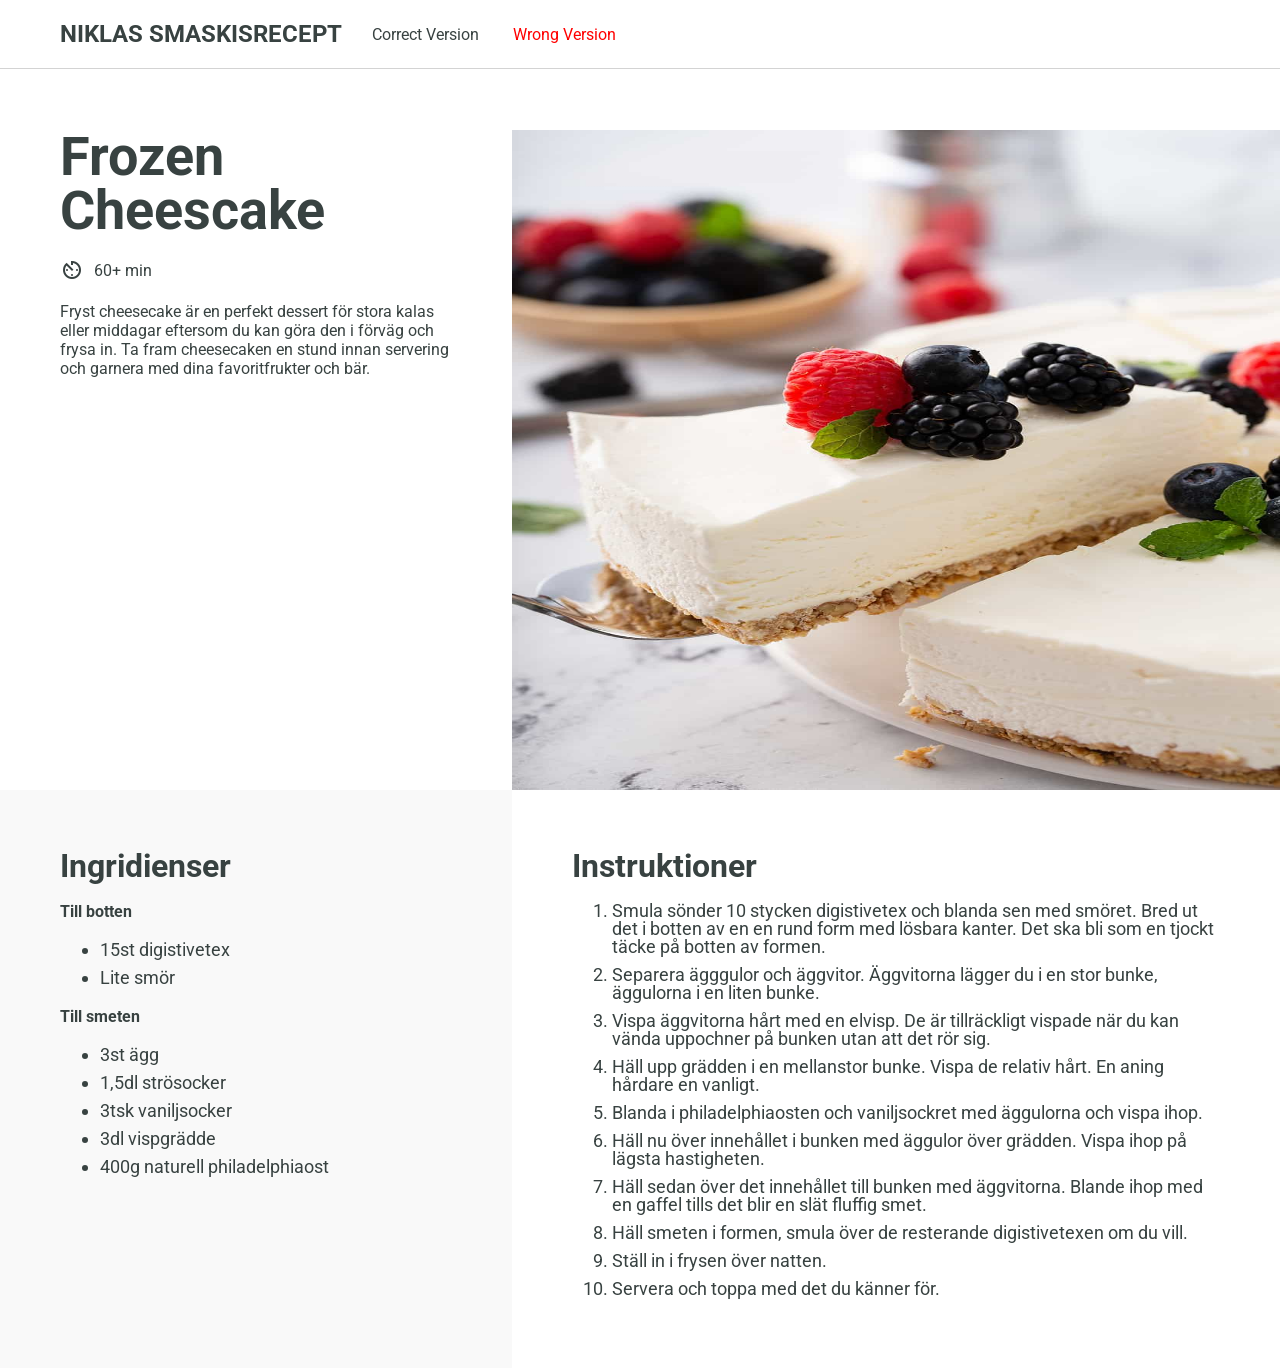
<file: index.html>
<!DOCTYPE html>
<html lang="en">
  <head>
    <meta charset="UTF-8" />
    <meta name="viewport" content="width=device-width, initial-scale=1.0" />
    <title>Dom Manipulation</title>
    <link href="https://fonts.googleapis.com/icon?family=Material+Icons" rel="stylesheet" />
    <link rel="preconnect" href="https://fonts.googleapis.com" />
    <link rel="preconnect" href="https://fonts.gstatic.com" crossorigin />
    <link
      href="https://fonts.googleapis.com/css2?family=Roboto:ital,wght@0,400;0,700;1,300&display=swap"
      rel="stylesheet"
    />
    <link rel="stylesheet" href="index.css" />
  </head>
  <body>
    <header>
      <p class="logo-text">Niklas smaskisrecept</p>
      <nav>
        <a href="index.html">Correct Version</a>
        <a href="wrong.html" class="wrong-link">Wrong Version</a>
      </nav>
    </header>

    <main>
      <section class="introduction">
        <article class="description-container">
          <h1 id="recipe-name">Frozen Cheescake</h1>
          <div class="time-container">
            <span class="material-icons"> av_timer </span><span class="time">60+ min</span>
          </div>
          <p class="description">
            Fryst cheesecake är en perfekt dessert för stora kalas eller middagar eftersom du kan
            göra den i förväg och frysa in. Ta fram cheesecaken en stund innan servering och garnera
            med dina favoritfrukter och bär.
          </p>
        </article>
        <article class="image-container">
          <img src="assets/frozen-cheesecake-slice.jpg" alt="Slice of Frozen Cheescake" />
        </article>
      </section>
      <section class="how-to-do">
        <article class="ingredients-container">
          <h3 class="ingredients">Ingridienser</h3>
          <h4 class="to-bottom">Till botten</h4>
          <ul class="ingredients-list-bottom">
            <li>15st digistivetex</li>
            <li>Lite smör</li>
          </ul>
          <h4 class="to-paste">Till smeten</h4>
          <ul class="ingredients-list-paste">
            <li>3st ägg</li>
            <li>1,5dl strösocker</li>
            <li>3tsk vaniljsocker</li>
            <li>3dl vispgrädde</li>
            <li>400g naturell philadelphiaost</li>
          </ul>
        </article>
        <article class="instructions-container">
          <h3 class="instructions">Instruktioner</h3>
          <ol class="instructions-list">
            <li>
              Smula sönder 10 stycken digistivetex och blanda sen med smöret. Bred ut det i botten
              av en en rund form med lösbara kanter. Det ska bli som en tjockt täcke på botten av
              formen.
            </li>
            <li>
              Separera ägggulor och äggvitor. Äggvitorna lägger du i en stor bunke, äggulorna i en
              liten bunke.
            </li>
            <li>
              Vispa äggvitorna hårt med en elvisp. De är tillräckligt vispade när du kan vända
              uppochner på bunken utan att det rör sig.
            </li>
            <li>
              Häll upp grädden i en mellanstor bunke. Vispa de relativ hårt. En aning hårdare en
              vanligt.
            </li>
            <li>Blanda i philadelphiaosten och vaniljsockret med äggulorna och vispa ihop.</li>
            <li>
              Häll nu över innehållet i bunken med äggulor över grädden. Vispa ihop på lägsta
              hastigheten.
            </li>
            <li>
              Häll sedan över det innehållet till bunken med äggvitorna. Blande ihop med en gaffel
              tills det blir en slät fluffig smet.
            </li>
            <li>Häll smeten i formen, smula över de resterande digistivetexen om du vill.</li>
            <li>Ställ in i frysen över natten.</li>
            <li>Servera och toppa med det du känner för.</li>
          </ol>
        </article>
      </section>
    </main>
    <script src="index.js"></script>
  </body>
</html>
</file>
<file: index.css>
* {
    box-sizing: border-box;
    color: #384241;
    font-family: "Roboto", sans-serif;
    font-size: 16px;
    margin: 0;
  }
  
  body {
    background-color: white;
    padding-top: 70px;
  }
  
  header {
    align-items: center;
    background-color: white;
    border-bottom: 1px solid lightgray;
    gap: 30px;
    display: flex;
    padding: 20px 20px 20px 60px;
  
    position: fixed;
    left: 0;
    right: 0;
    top: 0;
  }
  
  header a {
    color: #384241;
    margin-right: 20px;
    padding-right: 10px;
    text-decoration: none;
  }
  
  header a:hover {
    font-weight: 700;
    padding-right: 7.5px;
    text-decoration: underline;
  }
  
  header a.wrong-link {
    color: red;
  }
  
  img {
    height: 100%;
    width: 100%;
  }
  
  .logo-text {
    font-size: 24px;
    font-weight: 700;
    text-transform: uppercase;
  }
  
  .introduction {
    display: flex;
    justify-content: space-between;
    height: 80vh;
    padding-top: 60px;
  }
  
  .introduction .description-container {
    padding-inline: 60px;
    width: 40%;
  }
  
  .introduction .description-container .time-container {
    align-items: center;
    display: flex;
    gap: 10px;
    margin-bottom: 20px;
  }
  
  .introduction .description-container #recipe-name {
    font-size: 54px;
    line-height: 54px;
    margin-bottom: 20px;
  }
  
  .introduction .image-container {
    width: 60%;
  }
  
  .how-to-do {
    display: flex;
  }
  
  .how-to-do .ingredients-container {
    background-color: #f9f9f9;
    padding: 60px;
    width: 40%;
  }
  
  .how-to-do .instructions-container {
    padding: 60px;
    width: 60%;
  }
  
  .how-to-do .ingredients,
  .how-to-do .instructions {
    font-size: 32px;
    line-height: 32px;
    margin-bottom: 20px;
  }
  
  .how-to-do .to-bottom,
  .how-to-do .to-paste {
    font-size: 18;
    font-weight: 700;
    margin-block: 20px;
  }
  
  .how-to-do li {
    font-size: 18px;
    line-height: 18px;
    margin-bottom: 10px;
  }
</file>
<file: wrong.css>
* {
    box-sizing: border-box;
    color: #384241;
    font-family: "Roboto", sans-serif;
    font-size: 16px;
    margin: 0;
  }
  
  body {
    background-color: white;
    padding-top: 70px;
  }
  
  header {
    align-items: center;
    background-color: white;
    border-bottom: 1px solid red;
    display: flex;
    gap: 30px;
    justify-content: center;
    padding: 20px 20px 20px 60px;
  
    position: fixed;
    left: 0;
    right: 0;
    top: 0;
  }
  
  header a {
    color: #384241;
    margin-right: 20px;
    padding-right: 10px;
    text-decoration: none;
  }
  
  header a:hover {
    font-weight: 700;
    padding-right: 7.5px;
    text-decoration: underline;
  }
  
  header a.wrong-link {
    color: red;
  }
  
  img {
    height: 100%;
    width: 100%;
  }
  
  .logo-text {
    color: fuchsia;
    font-size: 24px;
    font-weight: 700;
    text-transform: uppercase;
  }
  
  .introduction {
    display: flex;
    justify-content: space-between;
    height: 80vh;
    padding-top: 60px;
  }
  
  .introduction .description-container {
    padding-inline: 60px;
    width: 40%;
  }
  
  .introduction .description-container .time-container {
    align-items: center;
    display: flex;
    gap: 10px;
    margin-bottom: 20px;
  }
  
  .introduction .description-container #recipe-name {
    font-size: 54px;
    line-height: 54px;
    margin-bottom: 20px;
  }
  
  .introduction .image-container {
    width: 60%;
  }
  
  .how-to-do {
    display: flex;
  }
  
  .how-to-do .ingredients-container {
    background-color: aquamarine;
    padding: 60px;
    width: 40%;
  }
  
  .how-to-do .instructions-container {
    padding: 60px;
    width: 60%;
  }
  
  .how-to-do .ingredients,
  .how-to-do .instructions {
    font-size: 32px;
    line-height: 32px;
    margin-bottom: 20px;
  }
  
  .how-to-do .instructions.shadow {
    box-shadow: 0 4px 8px 0 black;
    padding: 5px;
  }
  
  .how-to-do .to-bottom,
  .how-to-do .to-paste {
    font-size: 18;
    font-weight: 700;
    margin-block: 20px;
  }
  
  .how-to-do li {
    font-size: 18px;
    line-height: 18px;
    margin-bottom: 10px;
  }
</file>
